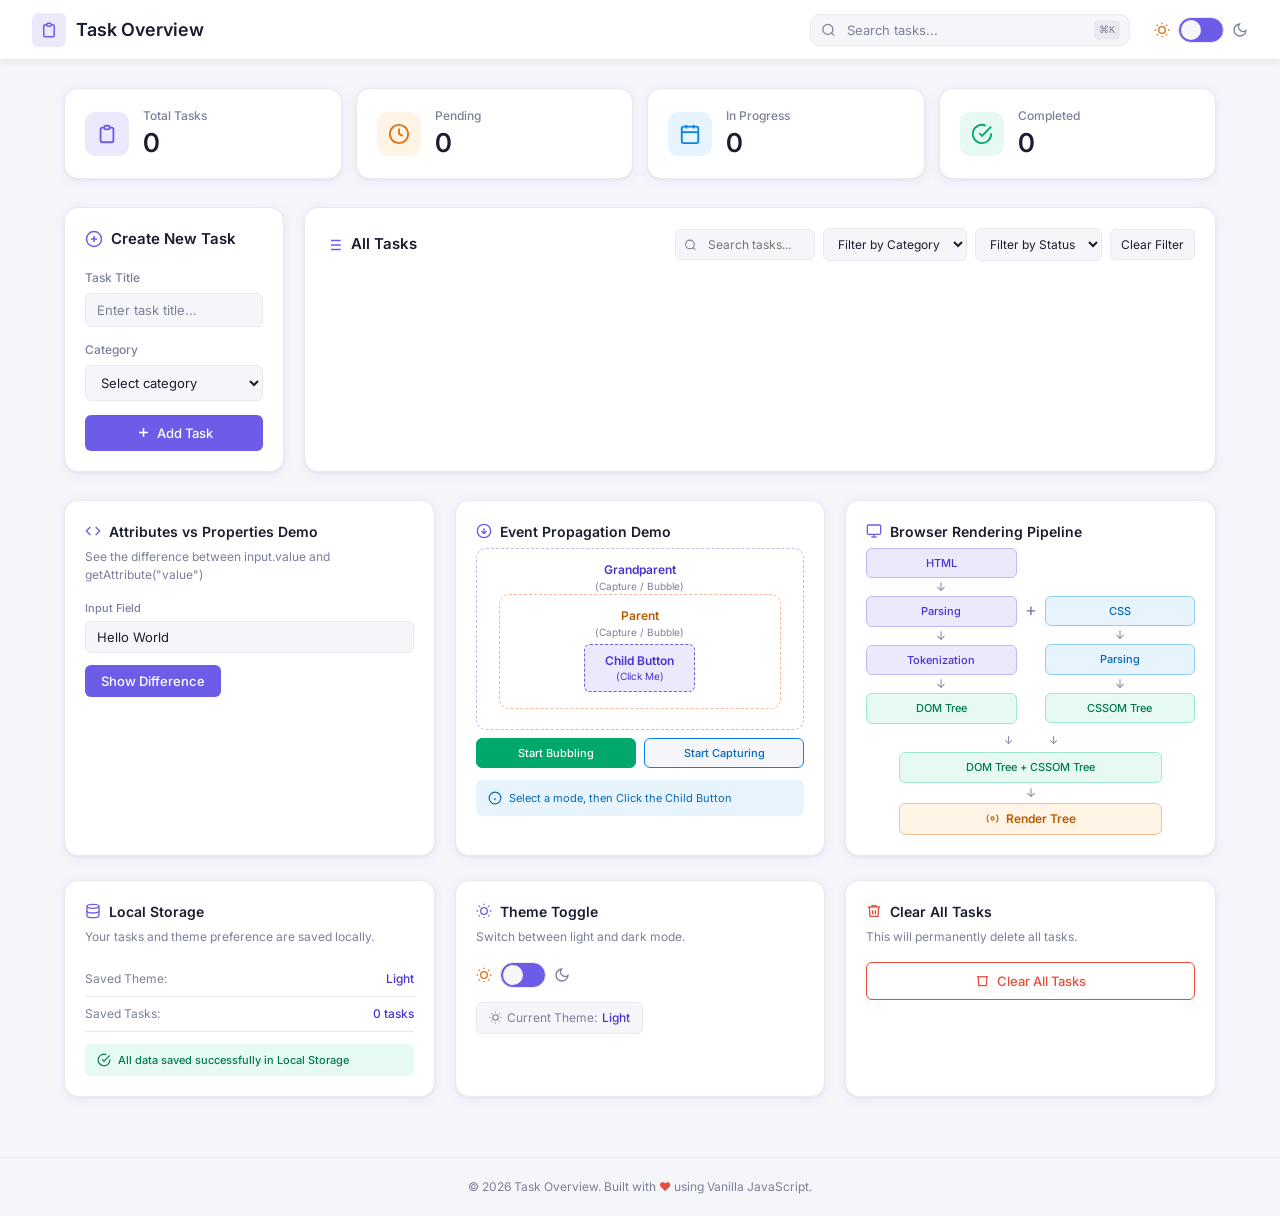
<file: task-overview/index.html>
<!doctype html>
<html lang="en">
  <head>
    <meta charset="UTF-8" />
    <meta name="viewport" content="width=device-width, initial-scale=1.0" />
    <title>Task Overview</title>
    <link rel="preconnect" href="https://fonts.googleapis.com" />
    <link rel="preconnect" href="https://fonts.gstatic.com" crossorigin />
    <link href="https://fonts.googleapis.com/css2?family=Inter:wght@400;500;600&display=swap" rel="stylesheet" />
    <link rel="stylesheet" href="style.css" />
  </head>
  <body>
    <!-- NAVBAR -->
    <nav class="navbar">
      <a class="nav-logo" href="#">
        <div class="nav-logo-icon">
          <svg viewBox="0 0 24 24" fill="none" stroke="currentColor" stroke-width="2" style="color: #6c5ce7">
            <path
              d="M9 5H7a2 2 0 00-2 2v12a2 2 0 002 2h10a2 2 0 002-2V7a2 2 0 00-2-2h-2M9 5a2 2 0 002 2h2a2 2 0 002-2M9 5a2 2 0 012-2h2a2 2 0 012 2"
            />
          </svg>
        </div>
        Task Overview
      </a>
      <div class="nav-search">
        <svg viewBox="0 0 24 24" fill="none" stroke="currentColor" stroke-width="2">
          <circle cx="11" cy="11" r="8" />
          <path d="M21 21l-4.35-4.35" />
        </svg>
        <input class="js-nav-search-tasks" type="text" placeholder="Search tasks..." />
        <kbd>⌘K</kbd>
      </div>
      <div class="nav-toggle-row">
        <div class="toggle-icons">
          <svg viewBox="0 0 24 24" fill="none" stroke="currentColor" stroke-width="2" style="color: var(--orange)">
            <circle cx="12" cy="12" r="5" />
            <line x1="12" y1="1" x2="12" y2="3" />
            <line x1="12" y1="21" x2="12" y2="23" />
            <line x1="4.22" y1="4.22" x2="5.64" y2="5.64" />
            <line x1="18.36" y1="18.36" x2="19.78" y2="19.78" />
            <line x1="1" y1="12" x2="3" y2="12" />
            <line x1="21" y1="12" x2="23" y2="12" />
            <line x1="4.22" y1="19.78" x2="5.64" y2="18.36" />
            <line x1="18.36" y1="5.64" x2="19.78" y2="4.22" />
          </svg>
          <div class="toggle-track js-toggle-track"><div class="toggle-thumb js-toggle-thumb"></div></div>
          <svg viewBox="0 0 24 24" fill="none" stroke="currentColor" stroke-width="2" style="color: var(--muted)">
            <path d="M21 12.79A9 9 0 1111.21 3 7 7 0 0021 12.79z" />
          </svg>
        </div>
      </div>
    </nav>

    <div class="main">
      <!-- STATS -->
      <div class="stats-grid">
        <div class="stat-card">
          <div class="stat-icon purple">
            <svg viewBox="0 0 24 24" fill="none" stroke="currentColor" stroke-width="2">
              <path
                d="M9 5H7a2 2 0 00-2 2v12a2 2 0 002 2h10a2 2 0 002-2V7a2 2 0 00-2-2h-2M9 5a2 2 0 002 2h2a2 2 0 002-2M9 5a2 2 0 012-2h2a2 2 0 012 2"
              />
            </svg>
          </div>
          <div class="stat-info">
            <div class="stat-label">Total Tasks</div>
            <div class="stat-value js-total-tasks">0</div>
          </div>
        </div>
        <div class="stat-card">
          <div class="stat-icon orange">
            <svg viewBox="0 0 24 24" fill="none" stroke="currentColor" stroke-width="2">
              <circle cx="12" cy="12" r="10" />
              <polyline points="12 6 12 12 16 14" />
            </svg>
          </div>
          <div class="stat-info">
            <div class="stat-label">Pending</div>
            <div class="stat-value js-pending-tasks">0</div>
          </div>
        </div>
        <div class="stat-card">
          <div class="stat-icon blue">
            <svg viewBox="0 0 24 24" fill="none" stroke="currentColor" stroke-width="2">
              <rect x="3" y="4" width="18" height="18" rx="2" ry="2" />
              <line x1="16" y1="2" x2="16" y2="6" />
              <line x1="8" y1="2" x2="8" y2="6" />
              <line x1="3" y1="10" x2="21" y2="10" />
            </svg>
          </div>
          <div class="stat-info">
            <div class="stat-label">In Progress</div>
            <div class="stat-value js-inprogress-tasks">0</div>
          </div>
        </div>
        <div class="stat-card">
          <div class="stat-icon green">
            <svg viewBox="0 0 24 24" fill="none" stroke="currentColor" stroke-width="2">
              <path d="M22 11.08V12a10 10 0 11-5.93-9.14" />
              <polyline points="22 4 12 14.01 9 11.01" />
            </svg>
          </div>
          <div class="stat-info">
            <div class="stat-label">Completed</div>
            <div class="stat-value js-completed-tasks">0</div>
          </div>
        </div>
      </div>

      <!-- FORM + TASKS -->
      <div class="content-grid">
        <form class="form-panel js-form">
          <h2>
            <svg viewBox="0 0 24 24" fill="none" stroke="currentColor" stroke-width="2">
              <circle cx="12" cy="12" r="10" />
              <line x1="12" y1="8" x2="12" y2="16" />
              <line x1="8" y1="12" x2="16" y2="12" />
            </svg>
            Create New Task
          </h2>
          <div class="form-group">
            <label>Task Title</label>
            <input class="js-task-input" type="text" placeholder="Enter task title..." required/>
          </div>
          <div class="form-group">
            <label>Category</label>
            <select class="js-category-input" required >
              <option value="">Select category</option>
              <option>Development</option>
              <option>Design</option>
              <option>Study</option>
              <option>Personal</option>
              <option>Writing</option>
            </select>
          </div>
          <!-- <div class="form-group">
            <label>Status</label>
            <select class="js-status-input">
              <option value="">Select status</option>
              <option>Pending</option>
              <option>In Progress</option>
              <option>Completed</option>
            </select>
          </div> -->
          <button class="add-btn" type="submit">
            <svg viewBox="0 0 24 24" fill="none" stroke="currentColor" stroke-width="2.5">
              <line x1="12" y1="5" x2="12" y2="19" />
              <line x1="5" y1="12" x2="19" y2="12" />
            </svg>
            Add Task
          </button>
        </form>

        <div class="tasks-panel">
          <div class="tasks-header">
            <h2>
              <svg viewBox="0 0 24 24" fill="none" stroke="currentColor" stroke-width="2">
                <line x1="8" y1="6" x2="21" y2="6" />
                <line x1="8" y1="12" x2="21" y2="12" />
                <line x1="8" y1="18" x2="21" y2="18" />
                <line x1="3" y1="6" x2="3.01" y2="6" />
                <line x1="3" y1="12" x2="3.01" y2="12" />
                <line x1="3" y1="18" x2="3.01" y2="18" />
              </svg>
              All Tasks
            </h2>
            <div class="tasks-controls">
              <div class="ctrl-search">
                <svg viewBox="0 0 24 24" fill="none" stroke="currentColor" stroke-width="2">
                  <circle cx="11" cy="11" r="8" />
                  <path d="M21 21l-4.35-4.35" />
                </svg>
                <input class="js-search-tasks" type="text" placeholder="Search tasks..." />
              </div>
              <select class="ctrl-select js-filter-category">
                <option>Filter by Category</option>
                <option>Development</option>
                <option>Design</option>
                <option>Study</option>
                <option>Personal</option>
                <option>Writing</option>
              </select>
              <select class="ctrl-select js-filter-status">
                <option>Filter by Status</option>
                <option>Pending</option>
                <option>In Progress</option>
                <option>Completed</option>
              </select>
              <button class="clear-filter js-clear-filter">Clear Filter</button>
            </div>
          </div>

          <div class="tasks-grid js-tasks-grid">
            <!-- task are created by js  -->
          </div>
        </div>
      </div>

      <div class="modal-overlay js-modal">
        <form class="form-panel js-form">
          <button class="close-modal js-close-modal" type="button">✕</button>
          <h2>
            <svg viewBox="0 0 24 24" fill="none" stroke="currentColor" stroke-width="2">
              <path d="M11 4H4a2 2 0 00-2 2v14a2 2 0 002 2h14a2 2 0 002-2v-7" />
              <path d="M18.5 2.5a2.121 2.121 0 013 3L12 15l-4 1 1-4 9.5-9.5z" />
            </svg>
            Edit Your Task
          </h2>
          <div class="form-group">
            <label>Task Title</label>
            <input class="js-task-input js-modal-task" type="text" placeholder="Enter task title..." />
          </div>
          <div class="form-group">
            <label>Category</label>
            <select class="js-category-input js-modal-category">
              <!-- <option value="">Select category</option> -->
              <option>Development</option>
              <option>Design</option>
              <option>Study</option>
              <option>Personal</option>
              <option>Writing</option>
            </select>
          </div>
          <div class="form-group">
            <label>Status</label>
            <select class="js-status-input js-modal-status">
              <!-- <option value="">Select status</option> -->
              <option>Pending</option>
              <option>In Progress</option>
              <option>Completed</option>
            </select>
          </div>
          <button class="add-btn" type="submit">
            <svg viewBox="0 0 24 24" fill="none" stroke="currentColor" stroke-width="2">
              <path d="M11 4H4a2 2 0 00-2 2v14a2 2 0 002 2h14a2 2 0 002-2v-7" />
              <path d="M18.5 2.5a2.121 2.121 0 013 3L12 15l-4 1 1-4 9.5-9.5z" />
            </svg>
            Update Task
          </button>
        </form>
      </div>

      <!-- BOTTOM 3 COLS -->
      <div class="bottom-grid">
        <!-- Attr vs Props -->
        <div class="bottom-card">
          <h3>
            <svg viewBox="0 0 24 24" fill="none" stroke="currentColor" stroke-width="2">
              <polyline points="16 18 22 12 16 6" />
              <polyline points="8 6 2 12 8 18" />
            </svg>
            Attributes vs Properties Demo
          </h3>
          <p class="sub">See the difference between input.value and getAttribute("value")</p>
          <div class="attr-input-wrap">
            <label>Input Field</label>
            <input class="attr-input js-attr-input" type="text" value="Hello World" />
          </div>
          <button class="show-diff-btn js-show-diff-btn">Show Difference</button>
          <div class="js-diff-code-console"></div>
        </div>

        <!-- Event Prop Demo -->
        <div class="bottom-card">
          <h3>
            <svg viewBox="0 0 24 24" fill="none" stroke="currentColor" stroke-width="2">
              <circle cx="12" cy="12" r="10" />
              <polyline points="8 12 12 16 16 12" />
              <line x1="12" y1="8" x2="12" y2="16" />
            </svg>
            Event Propagation Demo
          </h3>
          <div class="prop-box">
            <div class="box-label">Grandparent</div>
            <div class="box-sub">(Capture / Bubble)</div>
            <div class="prop-box prop-parent">
              <div class="box-label">Parent</div>
              <div class="box-sub">(Capture / Bubble)</div>
              <button class="child-btn js-child-btn">
                Child Button<br /><span style="font-size: 10px; font-weight: 400">(Click Me)</span>
              </button>
            </div>
          </div>
          <div class="prop-btns">
            <button class="prop-btn bubble js-prop-bubble active">Start Bubbling</button>
            <button class="prop-btn capture js-prop-capture">Start Capturing</button>
          </div>
          <div class="js-prop-code-console"></div>
          <div class="info-note" style="margin-top: 10px">
            <svg viewBox="0 0 24 24" fill="none" stroke="currentColor" stroke-width="2">
              <circle cx="12" cy="12" r="10" />
              <line x1="12" y1="16" x2="12" y2="12" />
              <line x1="12" y1="8" x2="12.01" y2="8" />
            </svg>
            <span class="js-info-note">Select a mode, then Click the Child Button </span>
          </div>
        </div>

        <!-- Pipeline -->
        <div class="bottom-card">
          <h3>
            <svg viewBox="0 0 24 24" fill="none" stroke="currentColor" stroke-width="2">
              <rect x="2" y="3" width="20" height="14" rx="2" />
              <line x1="8" y1="21" x2="16" y2="21" />
              <line x1="12" y1="17" x2="12" y2="21" />
            </svg>
            Browser Rendering Pipeline
          </h3>
          <div class="pipe-wrap">
            <div class="pipe-col">
              <div class="pipe-box pb-html">HTML</div>
              <div class="pipe-arr">↓</div>
              <div class="pipe-box pb-html">Parsing</div>
              <div class="pipe-arr">↓</div>
              <div class="pipe-box pb-html">Tokenization</div>
              <div class="pipe-arr">↓</div>
              <div class="pipe-box pb-dom">DOM Tree</div>
            </div>
            <div class="pipe-plus">+</div>
            <div class="pipe-col" style="padding-top: 48px">
              <div class="pipe-box pb-css">CSS</div>
              <div class="pipe-arr">↓</div>
              <div class="pipe-box pb-css">Parsing</div>
              <div class="pipe-arr">↓</div>
              <div class="pipe-box pb-cssom">CSSOM Tree</div>
            </div>
          </div>
          <div class="pipe-merge">
            <div class="merge-line">↓&nbsp;&nbsp;&nbsp;&nbsp;&nbsp;&nbsp;&nbsp;&nbsp;&nbsp;&nbsp;&nbsp;&nbsp;↓</div>
            <div class="pipe-box pb-dom" style="width: 80%; margin: 0 auto; text-align: center">
              DOM Tree + CSSOM Tree
            </div>
            <div class="pipe-arr">↓</div>
            <div class="pipe-box pb-render" style="width: 80%; margin: 0 auto; text-align: center">
              <svg
                viewBox="0 0 24 24"
                fill="none"
                stroke="currentColor"
                stroke-width="2"
                style="width: 13px; height: 13px; vertical-align: -2px; margin-right: 4px"
              >
                <circle cx="12" cy="12" r="3" />
                <path d="M19.07 4.93a10 10 0 010 14.14M4.93 4.93a10 10 0 000 14.14" />
              </svg>
              Render Tree
            </div>
          </div>
        </div>
      </div>

      <!-- LOCAL / THEME / CLEAR -->
      <div class="bottom-grid">
        <div class="bottom-card">
          <h3>
            <svg viewBox="0 0 24 24" fill="none" stroke="currentColor" stroke-width="2">
              <ellipse cx="12" cy="5" rx="9" ry="3" />
              <path d="M21 12c0 1.66-4 3-9 3s-9-1.34-9-3" />
              <path d="M3 5v14c0 1.66 4 3 9 3s9-1.34 9-3V5" />
            </svg>
            Local Storage
          </h3>
          <p class="sub">Your tasks and theme preference are saved locally.</p>
          <div class="ls-row"><span class="ls-key">Saved Theme:</span><span class="ls-val js-saved-theme">Light</span></div>
          <div class="ls-row"><span class="ls-key">Saved Tasks:</span><span class="ls-val js-saved-tasks">12 tasks</span></div>
          <div class="ls-success">
            <svg viewBox="0 0 24 24" fill="none" stroke="currentColor" stroke-width="2">
              <path d="M22 11.08V12a10 10 0 11-5.93-9.14" />
              <polyline points="22 4 12 14.01 9 11.01" />
            </svg>
            All data saved successfully in Local Storage
          </div>
        </div>

        <div class="bottom-card">
          <h3>
            <svg viewBox="0 0 24 24" fill="none" stroke="currentColor" stroke-width="2">
              <circle cx="12" cy="12" r="5" />
              <line x1="12" y1="1" x2="12" y2="3" />
              <line x1="12" y1="21" x2="12" y2="23" />
              <line x1="4.22" y1="4.22" x2="5.64" y2="5.64" />
              <line x1="18.36" y1="18.36" x2="19.78" y2="19.78" />
              <line x1="1" y1="12" x2="3" y2="12" />
              <line x1="21" y1="12" x2="23" y2="12" />
              <line x1="4.22" y1="19.78" x2="5.64" y2="18.36" />
              <line x1="18.36" y1="5.64" x2="19.78" y2="4.22" />
            </svg>
            Theme Toggle
          </h3>
          <p class="sub">Switch between light and dark mode.</p>
          <div class="toggle-row">
            <div class="toggle-icons">
              <svg viewBox="0 0 24 24" fill="none" stroke="currentColor" stroke-width="2" style="color: var(--orange)">
                <circle cx="12" cy="12" r="5" />
                <line x1="12" y1="1" x2="12" y2="3" />
                <line x1="12" y1="21" x2="12" y2="23" />
                <line x1="4.22" y1="4.22" x2="5.64" y2="5.64" />
                <line x1="18.36" y1="18.36" x2="19.78" y2="19.78" />
                <line x1="1" y1="12" x2="3" y2="12" />
                <line x1="21" y1="12" x2="23" y2="12" />
                <line x1="4.22" y1="19.78" x2="5.64" y2="18.36" />
                <line x1="18.36" y1="5.64" x2="19.78" y2="4.22" />
              </svg>
              <div class="toggle-track js-bottom-toggle-track"><div class="toggle-thumb js-bottom-toggle-thumb"></div></div>
              <svg viewBox="0 0 24 24" fill="none" stroke="currentColor" stroke-width="2" style="color: var(--muted)">
                <path d="M21 12.79A9 9 0 1111.21 3 7 7 0 0021 12.79z" />
              </svg>
            </div>
          </div>
          <div class="theme-label">
            <svg
              viewBox="0 0 24 24"
              fill="none"
              stroke="currentColor"
              stroke-width="2"
              style="width: 13px; height: 13px"
            >
              <circle cx="12" cy="12" r="5" />
              <line x1="12" y1="1" x2="12" y2="3" />
              <line x1="12" y1="21" x2="12" y2="23" />
              <line x1="4.22" y1="4.22" x2="5.64" y2="5.64" />
              <line x1="18.36" y1="18.36" x2="19.78" y2="19.78" />
              <line x1="1" y1="12" x2="3" y2="12" />
              <line x1="21" y1="12" x2="23" y2="12" />
              <line x1="4.22" y1="19.78" x2="5.64" y2="18.36" />
              <line x1="18.36" y1="5.64" x2="19.78" y2="4.22" />
            </svg>
            Current Theme: <span class="ls-val js-current-theme">Light</span>
          </div>
        </div>

        <div class="bottom-card">
          <h3>
            <svg viewBox="0 0 24 24" fill="none" stroke="currentColor" stroke-width="2" style="color: var(--red)">
              <polyline points="3 6 5 6 21 6" />
              <path d="M19 6l-1 14H6L5 6" />
              <path d="M10 11v6M14 11v6" />
              <path d="M9 6V4h6v2" />
            </svg>
            Clear All Tasks
          </h3>
          <p class="sub">This will permanently delete all tasks.</p>
          <button class="clear-all-btn js-clear-all-btn">
            <svg viewBox="0 0 24 24" fill="none" stroke="currentColor" stroke-width="2">
              <polyline points="3 6 5 6 21 6" />
              <path d="M19 6l-1 14H6L5 6" />
            </svg>
            Clear All Tasks
          </button>
        </div>
      </div>

      <div class="delete-modal-overlay">
        <div class="bottom-card">
          <h3>
            <svg viewBox="0 0 24 24" fill="none" stroke="currentColor" stroke-width="2" style="color: var(--red)">
              <polyline points="3 6 5 6 21 6" />
              <path d="M19 6l-1 14H6L5 6" />
              <path d="M10 11v6M14 11v6" />
              <path d="M9 6V4h6v2" />
            </svg>
            Clear All Tasks
          </h3>
          <p class="sub">Are you sure you want to delete all task?</p>
          <div class="delete-opt-btn">
            <button class="clear-all-btn keep-it js-keep-it">
              <svg viewBox="0 0 24 24" fill="none" stroke="currentColor" stroke-width="2">
                <path d="M22 11.08V12a10 10 0 11-5.93-9.14" />
                <polyline points="22 4 12 14.01 9 11.01" />
              </svg>
              Keep It
            </button>
            <button class="clear-all-btn js-delete-anyway">
              <svg viewBox="0 0 24 24" fill="none" stroke="currentColor" stroke-width="2">
                <polyline points="3 6 5 6 21 6" />
                <path d="M19 6l-1 14H6L5 6" />
              </svg>
              Delete Anyway
            </button>
          </div>
        </div>
      </div>
    </div>

    <footer class="footer">© 2026 Task Overview. Built with <span>♥</span> using Vanilla JavaScript.</footer>
    <script src="script.js"></script>
  </body>
</html>
</file>
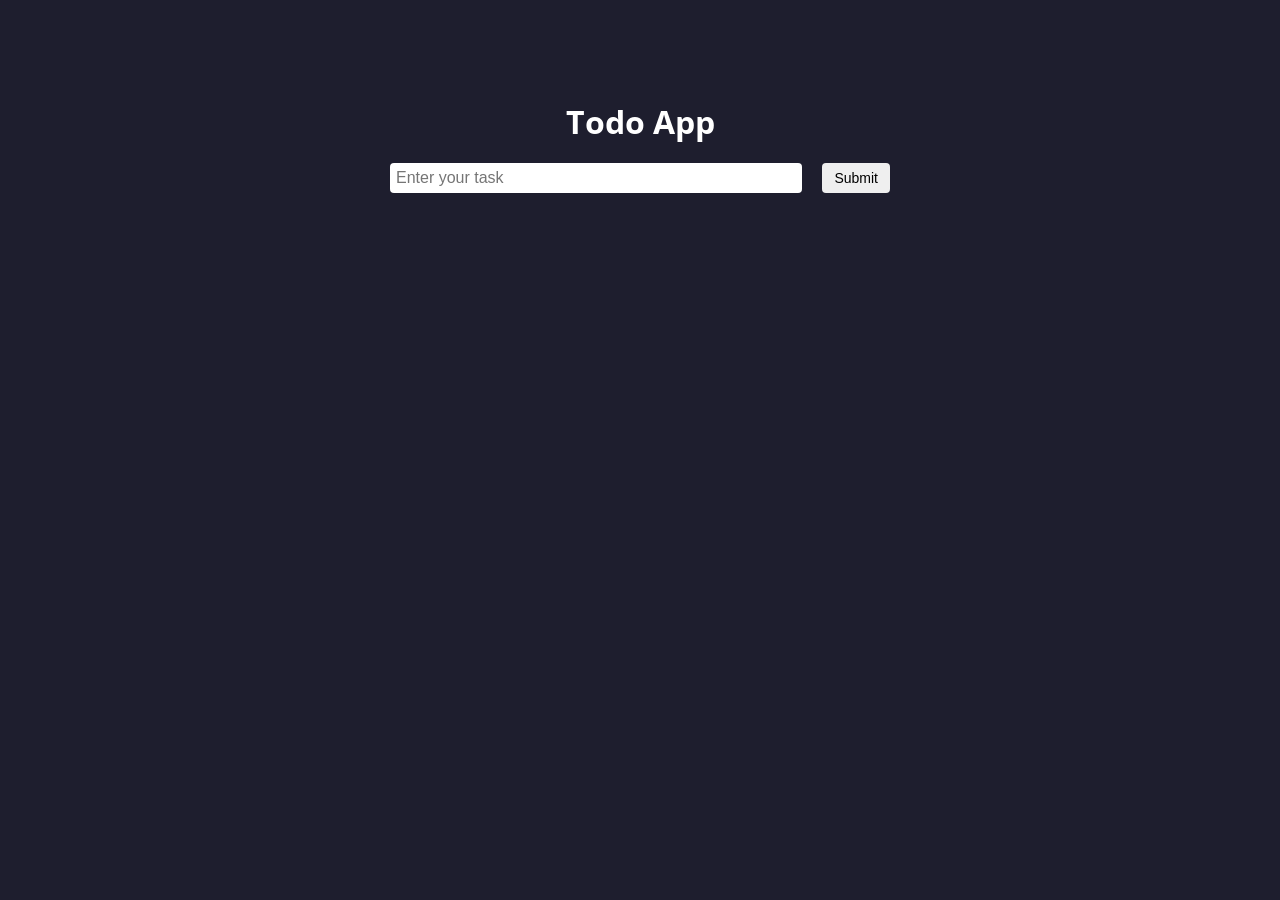
<file: todo-app/index.html>
<!doctype html>
<html lang="en">
  <head>
    <meta charset="UTF-8" />
    <meta name="viewport" content="width=device-width, initial-scale=1.0" />
    <title>Todo App</title>
    <link rel="stylesheet" href="style.css" />
  </head>
  <body>
    <div class="todo-app">
      <h1>Todo App</h1>
      <form class="task-input js-form">
        <input class="input js-input" type="text" placeholder="Enter your task" />
        <button class="submit-btn js-submit-btn">Submit</button>
      </form>

      <div class="all-task">
        <!-- here are the all task by js -->
      </div>

    <script src="script.js"></script>
  </body>
</html>
</file>
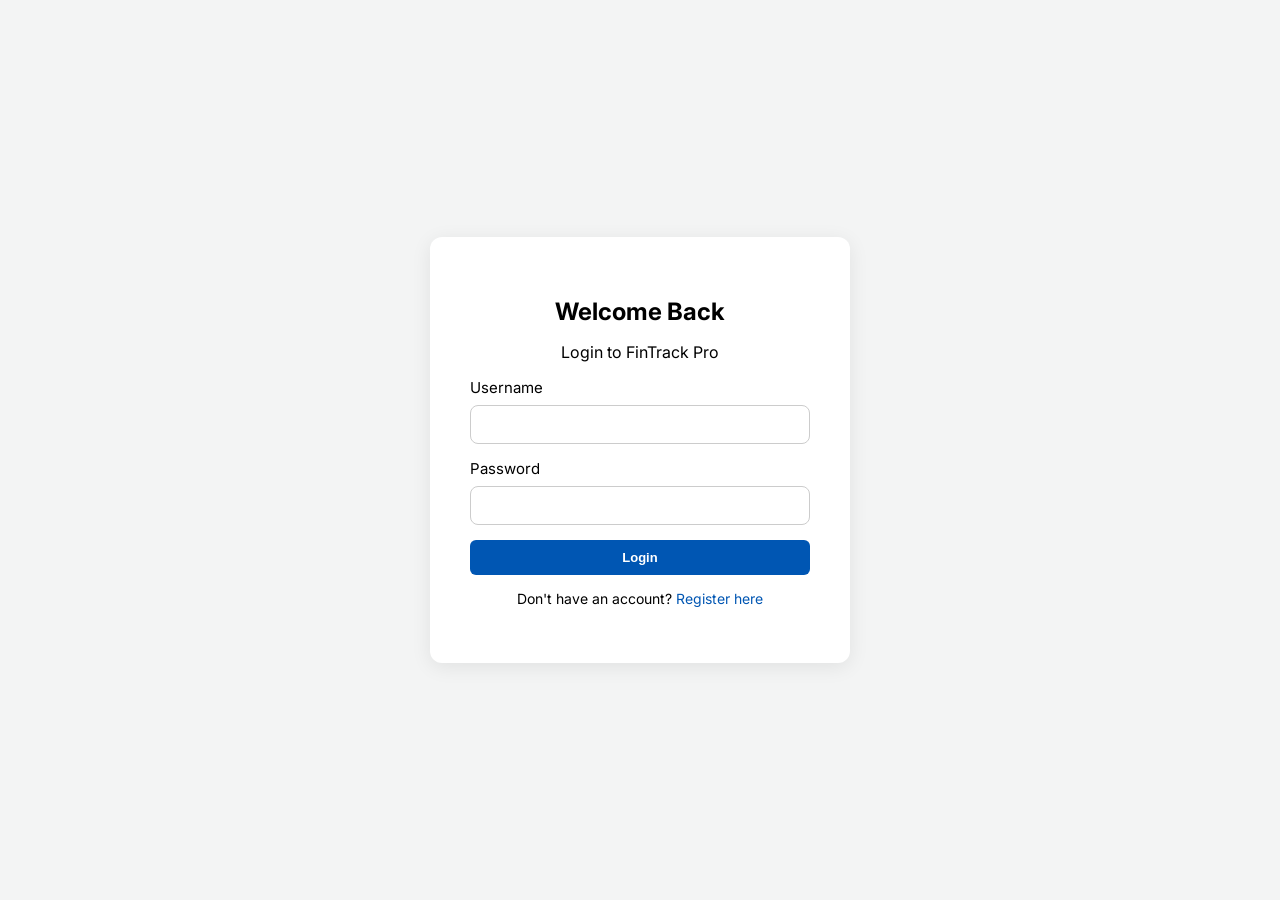
<file: personal-finance-tracker/login.html>
<!doctype html>
<html lang="en">
  <head>
    <meta charset="UTF-8" />
    <meta name="viewport" content="width=device-width, initial-scale=1.0" />
    <title>Login - FinTrack Pro</title>
    <link rel="stylesheet" href="login-register.css">
  </head>
  <body>
    <div class="auth-card">
      <h2>Welcome Back</h2>
      <p>Login to FinTrack Pro</p>
      <form id="loginForm">
        <div class="form-group">
          <label>Username</label>
          <input class="login-username" type="text" id="loginUsername" required="" />
        </div>
        <div class="form-group">
          <label>Password</label>
          <input class="login-password" type="password" id="loginPassword" required="" />
        </div>
        <button class="login-btn" type="submit">Login</button>
      </form>
      <p style="margin-top: 15px; font-size: 14px">Don't have an account? <a href="register.html">Register here</a></p>
    </div>

    <script type="module" src="login.js"></script>
  </body>
</html>
</file>
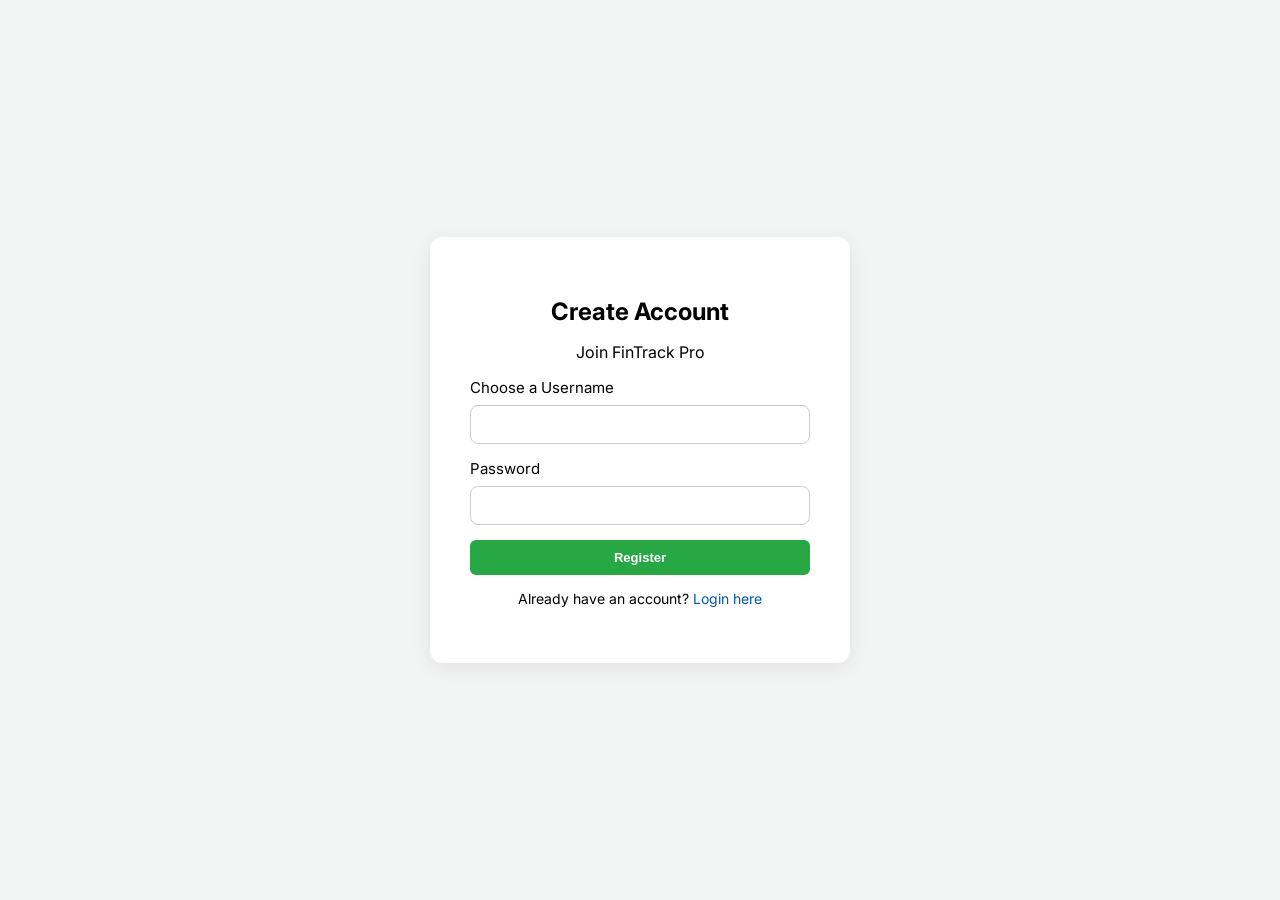
<file: personal-finance-tracker/register.html>
<!doctype html>
<html lang="en">
  <head>
    <meta charset="UTF-8" />
    <meta name="viewport" content="width=device-width, initial-scale=1.0" />
    <title>Register - FinTrack Pro</title>
    <link rel="stylesheet" href="login-register.css" />
  </head>
  <body>
    <div class="auth-card">
      <h2>Create Account</h2>
      <p>Join FinTrack Pro</p>
      <form id="registerForm">
        <div class="form-group">
          <label>Choose a Username</label>
          <input class="register-username" type="text" id="regUsername" required="" />
        </div>
        <div class="form-group">
          <label>Password</label>
          <input class="register-password" type="password" id="regPassword" required="" />
        </div>
        <button class="register-btn" type="submit">Register</button>
      </form>
      <p style="margin-top: 15px; font-size: 14px">Already have an account? <a href="login.html">Login here</a></p>
    </div>

    <script type="module" src="resigter.js"></script>
  </body>
</html>
</file>
<file: task-overview/style.css>
*,
*::before,
*::after {
  box-sizing: border-box;
  margin: 0;
  padding: 0;
}

:root {
  --bg: #f5f6fa;
  --surface: #ffffff;
  --border: #e8eaef;
  --text: #1a1d2e;
  --prop-text: #ffffff;
  --muted: #7b8099;
  --purple: #6c5ce7;
  --purple-light: #ede9fc;
  --purple-text: #4834d4;
  --pink: #e84393;
  --pink-light: #fff0f5;
  --pink-text: #c4166e;
  --orange: #e17011;
  --orange-light: #fff4e6;
  --orange-text: #b85c00;
  --green: #00a86b;
  --green-light: #e6f9f2;
  --green-text: #007a4d;
  --blue: #0984e3;
  --blue-light: #e8f4fd;
  --blue-text: #0667b3;
  --red: #e74c3c;
  --red-light: #fdecea;
  --radius-sm: 6px;
  --radius-md: 10px;
  --radius-lg: 14px;
  --shadow-sm: 0 2px 8px rgba(0, 0, 0, 0.06);
  --shadow-md: 0 4px 16px rgba(0, 0, 0, 0.08);
  --shadow-card: 0 2px 12px rgba(108, 92, 231, 0.08), 0 1px 3px rgba(0, 0, 0, 0.05);
}

.dark-theme {
  --bg: #14151c;
  --surface: #1c1d27;
  --border: #2a2c38;
  --text: #e8e9f0;
  --prop-text: #14151c;
  --muted: #8b8fa3;
  --purple: #8b7cf6;
  --purple-light: #2a2447;
  --purple-text: #b3a4ff;
  --pink: #f06bb3;
  --pink-light: #3a1f30;
  --pink-text: #ff9bd1;
  --orange: #f3954a;
  --orange-light: #3a2818;
  --orange-text: #ffb377;
  --green: #2dd897;
  --green-light: #16332a;
  --green-text: #5fe6b3;
  --blue: #4aa3f5;
  --blue-light: #182a3a;
  --blue-text: #7cc4ff;
  --red: #ff6b6b;
  --red-light: #3a1f1f;
  --shadow-sm: 0 2px 8px rgba(0, 0, 0, 0.4);
  --shadow-md: 0 4px 16px rgba(0, 0, 0, 0.5);
  --shadow-card: 0 2px 12px rgba(139, 124, 246, 0.15), 0 1px 3px rgba(0, 0, 0, 0.3);
}

body {
  font-family: "Inter", sans-serif;
  background: var(--bg);
  color: var(--text);
  font-size: 14px;
  line-height: 1.5;
  transition: all 0.15s;
}

/* NAVBAR */
.navbar {
  background: var(--surface);
  border-bottom: 1px solid var(--border);
  padding: 0 32px;
  display: flex;
  align-items: center;
  height: 60px;
  gap: 24px;
  position: sticky;
  top: 0;
  z-index: 100;
  box-shadow: var(--shadow-sm);
}
.nav-logo {
  display: flex;
  align-items: center;
  gap: 10px;
  font-weight: 600;
  font-size: 18px;
  color: var(--text);
  text-decoration: none;
}
.nav-logo-icon {
  width: 34px;
  height: 34px;
  background: var(--purple-light);
  border-radius: var(--radius-sm);
  display: flex;
  align-items: center;
  justify-content: center;
}
.nav-logo-icon svg {
  width: 18px;
  height: 18px;
}
.nav-search {
  flex: 1;
  max-width: 320px;
  margin-left: auto;
  position: relative;
}
.nav-search input {
  width: 100%;
  background: var(--bg);
  border: 1px solid var(--border);
  border-radius: var(--radius-md);
  padding: 7px 14px 7px 36px;
  font-size: 13px;
  color: var(--text);
  outline: none;
  font-family: inherit;
}
.nav-search input::placeholder {
  color: var(--muted);
}
.nav-search svg {
  position: absolute;
  left: 11px;
  top: 50%;
  transform: translateY(-50%);
  width: 15px;
  height: 15px;
  color: var(--muted);
}
.nav-search kbd {
  position: absolute;
  right: 10px;
  top: 50%;
  transform: translateY(-50%);
  font-size: 10px;
  color: var(--muted);
  background: var(--border);
  padding: 2px 5px;
  border-radius: 4px;
}

.nav-toggle-row {
  display: flex;
  align-items: center;
  justify-content: space-between;
}
.toggle-track {
  width: 46px;
  height: 26px;
  background: var(--border);
  border-radius: 20px;
  position: relative;
  cursor: pointer;
  transition: background 0.2s;
  border: 1px solid #d0d3de;
}
.toggle-thumb {
  width: 20px;
  height: 20px;
  background: #fff;
  border-radius: 50%;
  position: absolute;
  top: 2px;
  left: 2px;
  box-shadow: 0 1px 4px rgba(0, 0, 0, 0.15);
}
.toggle-icons {
  display: flex;
  align-items: center;
  gap: 8px;
}
.toggle-icons svg {
  width: 16px;
  height: 16px;
}

/* MAIN */
.main {
  max-width: 1200px;
  margin: 0 auto;
  padding: 28px 24px;
}

/* STATS */
.stats-grid {
  display: grid;
  grid-template-columns: repeat(4, minmax(0, 1fr));
  gap: 14px;
  margin-bottom: 28px;
}
.stat-card {
  background: var(--surface);
  border: 1px solid var(--border);
  border-radius: var(--radius-lg);
  padding: 18px 20px;
  display: flex;
  align-items: center;
  gap: 14px;
  box-shadow: var(--shadow-card);
}
.stat-icon {
  width: 44px;
  height: 44px;
  border-radius: var(--radius-md);
  display: flex;
  align-items: center;
  justify-content: center;
  flex-shrink: 0;
}
.stat-icon svg {
  width: 22px;
  height: 22px;
}
.stat-icon.purple {
  background: var(--purple-light);
  color: var(--purple);
}
.stat-icon.orange {
  background: var(--orange-light);
  color: var(--orange);
}
.stat-icon.green {
  background: var(--green-light);
  color: var(--green);
}
.stat-icon.blue {
  background: var(--blue-light);
  color: var(--blue);
}
.stat-info {
  flex: 1;
}
.stat-label {
  font-size: 12px;
  color: var(--muted);
  font-weight: 500;
}
.stat-value {
  font-size: 26px;
  font-weight: 600;
  color: var(--text);
  line-height: 1.2;
  margin: 2px 0;
}
.stat-sub {
  font-size: 11px;
  color: var(--muted);
}

/* CONTENT GRID */
.content-grid {
  display: grid;
  grid-template-columns: 220px 1fr;
  gap: 20px;
  margin-bottom: 28px;
}

/* FORM PANEL */
.form-panel {
  position: relative;
  background: var(--surface);
  border: 1px solid var(--border);
  border-radius: var(--radius-lg);
  padding: 20px;
  box-shadow: var(--shadow-card);
  height: fit-content;
}
.form-panel h2 {
  font-size: 15px;
  font-weight: 600;
  margin-bottom: 18px;
  display: flex;
  align-items: center;
  gap: 8px;
}
.form-panel h2 svg {
  width: 18px;
  height: 18px;
  color: var(--purple);
}
.form-group {
  margin-bottom: 14px;
}
.form-group label {
  font-size: 12px;
  font-weight: 500;
  color: var(--muted);
  display: block;
  margin-bottom: 6px;
}
.form-group input,
.form-group select {
  width: 100%;
  border: 1px solid var(--border);
  border-radius: var(--radius-sm);
  padding: 8px 11px;
  font-size: 13px;
  color: var(--text);
  background: var(--bg);
  outline: none;
  font-family: inherit;
}
.form-group input::placeholder {
  color: var(--muted);
}
.form-group input:focus,
.form-group select:focus {
  border-color: var(--purple);
}
.add-btn {
  width: 100%;
  background: var(--purple);
  color: #fff;
  border: none;
  border-radius: var(--radius-sm);
  padding: 10px;
  font-size: 13px;
  font-weight: 500;
  cursor: pointer;
  display: flex;
  align-items: center;
  justify-content: center;
  gap: 6px;
  font-family: inherit;
  transition: background 0.15s;
  margin-top: 4px;
}
.add-btn:hover {
  background: var(--purple-text);
}
.add-btn svg {
  width: 15px;
  height: 15px;
}

.modal-overlay {
  display: none;
  flex-direction: column;
  position: fixed;
  top: 0;
  left: 0;
  width: 100%;
  height: 100%;
  background-color: rgba(0, 0, 0, 0.6);
  justify-content: center;
  align-items: center;
  z-index: 999;
}

.modal-overlay.active {
  display: flex;
}

.modal-overlay form {
  padding: 30px;
  border-radius: 10px;
  display: flex;
  flex-direction: column;
  gap: 10px;
  width: clamp(280px, 40vw, 450px);
}

.close-modal {
  position: absolute;
  top: 15px;
  right: 15px;
  border: none;
  background: none;
  cursor: pointer;
  font-size: 18px;
  color: var(--text);
}

/* TASKS PANEL */
.tasks-panel {
  background: var(--surface);
  border: 1px solid var(--border);
  border-radius: var(--radius-lg);
  padding: 20px;
  box-shadow: var(--shadow-card);
}
.tasks-header {
  display: flex;
  align-items: center;
  justify-content: space-between;
  margin-bottom: 16px;
  gap: 12px;
  flex-wrap: wrap;
}
.tasks-header h2 {
  font-size: 15px;
  font-weight: 600;
  display: flex;
  align-items: center;
  gap: 8px;
}
.tasks-header h2 svg {
  width: 18px;
  height: 18px;
  color: var(--purple);
}
.tasks-controls {
  display: flex;
  gap: 8px;
  align-items: center;
}
.ctrl-search {
  position: relative;
}
.ctrl-search input {
  background: var(--bg);
  border: 1px solid var(--border);
  border-radius: var(--radius-sm);
  padding: 7px 11px 7px 32px;
  font-size: 12px;
  color: var(--text);
  outline: none;
  font-family: inherit;
  width: 140px;
}
.ctrl-search svg {
  position: absolute;
  left: 9px;
  top: 50%;
  transform: translateY(-50%);
  width: 13px;
  height: 13px;
  color: var(--muted);
}
.ctrl-select {
  border: 1px solid var(--border);
  border-radius: var(--radius-sm);
  padding: 7px 10px;
  font-size: 12px;
  color: var(--text);
  background: var(--bg);
  outline: none;
  font-family: inherit;
  cursor: pointer;
}

.clear-filter {
  width: 100%;
  height: 100%;
  background: none;
  border: 1px solid var(--border);
  background: var(--bg);
  color: var(--text);
  border-radius: var(--radius-sm);
  padding: 7px 10px;
  font-size: 12px;
  cursor: pointer;
  white-space: nowrap;
  display: flex;
  flex: 1;
  align-items: center;
  justify-content: center;
  font-family: inherit;
  transition: background 0.12s;
}
.clear-filter:hover {
  background: var(--red-light);
}

.tasks-grid {
  display: grid;
  grid-template-columns: repeat(3, minmax(0, 1fr));
  gap: 14px;
}
.task-card {
  border: 1px solid var(--border);
  border-radius: var(--radius-md);
  padding: 14px;
  display: flex;
  flex-direction: column;
  gap: 10px;
  box-shadow:
    0 2px 8px rgba(0, 0, 0, 0.05),
    0 4px 16px rgba(0, 0, 0, 0.04);
  transition: box-shadow 0.15s;
  background: var(--surface);
}
.task-card:hover {
  box-shadow:
    0 4px 20px rgba(108, 92, 231, 0.12),
    0 2px 6px rgba(0, 0, 0, 0.06);
}
.task-card-top {
  display: flex;
  align-items: flex-start;
  justify-content: space-between;
  gap: 8px;
}
.task-icon-wrap {
  width: 36px;
  height: 36px;
  border-radius: var(--radius-sm);
  display: flex;
  align-items: center;
  justify-content: center;
  flex-shrink: 0;
}
.task-icon-wrap svg {
  width: 18px;
  height: 18px;
}
.task-icon-wrap.Development {
  background: var(--purple-light);
  color: var(--purple);
}
.task-icon-wrap.Design {
  background: var(--pink-light);
  color: var(--pink);
}
.task-icon-wrap.Study {
  background: var(--green-light);
  color: var(--green);
}
.task-icon-wrap.Personal {
  background: var(--orange-light);
  color: var(--orange);
}
.task-icon-wrap.Writing {
  background: var(--blue-light);
  color: var(--blue);
}
.task-name {
  font-size: 13px;
  font-weight: 500;
  color: var(--text);
  flex: 1;
  line-height: 1.4;
}
.task-menu {
  color: var(--muted);
  cursor: pointer;
  font-size: 18px;
  padding: 0 2px;
  line-height: 1;
}
.task-badge-row {
  display: flex;
  align-items: center;
  gap: 6px;
  flex-wrap: wrap;
}
.badge {
  font-size: 11px;
  font-weight: 500;
  padding: 3px 9px;
  border-radius: 20px;
}
.badge.Development {
  background: var(--purple-light);
  color: var(--purple-text);
}
.badge.Design {
  background: var(--pink-light);
  color: var(--pink-text);
}
.badge.Study {
  background: var(--green-light);
  color: var(--green-text);
}
.badge.Personal {
  background: var(--orange-light);
  color: var(--orange-text);
}
.badge.Writing {
  background: var(--blue-light);
  color: var(--blue-text);
}
.status-dot {
  display: flex;
  align-items: center;
  gap: 5px;
  font-size: 11px;
  font-weight: 500;
}
.status-dot::before {
  content: "";
  width: 7px;
  height: 7px;
  border-radius: 50%;
  flex-shrink: 0;
}
.status-dot.inprogress {
  color: var(--blue-text);
}
.status-dot.inprogress::before {
  background: var(--blue);
}
.status-dot.pending {
  color: var(--orange-text);
}
.status-dot.pending::before {
  background: var(--orange);
}
.status-dot.completed {
  color: var(--green-text);
}
.status-dot.completed::before {
  background: var(--green);
}
.task-actions {
  display: flex;
  align-items: center;
  justify-content: space-around;
  border-top: 1px solid var(--border);
  padding-top: 10px;
  margin-top: 2px;
}
.act-btn {
  background: none;
  border: none;
  cursor: pointer;
  padding: 5px 16px;
  border-radius: var(--radius-sm);
  display: flex;
  align-items: center;
  transition: background 0.12s;
  position: relative;
}
.act-btn svg {
  width: 16px;
  height: 16px;
}
.act-btn.edit {
  color: var(--purple);
}
.act-btn.edit:hover {
  background: var(--purple-light);
}
.act-btn.del {
  color: var(--red);
}
.act-btn.del:hover {
  background: var(--red-light);
}
.act-btn.done {
  color: var(--green);
}
.act-btn.done:hover {
  background: var(--green-light);
}

.act-btn::after {
  content: attr(data-tooltip);
  position: absolute;
  left: 50%;
  bottom: calc(100% + 10px);
  transform: translateX(-50%) translateY(5px);
  background: var(--surface);
  color: var(--text);
  padding: 6px 10px;
  border-radius: 6px;
  font-size: 12px;
  font-weight: 500;
  white-space: nowrap;
  opacity: 0;
  visibility: hidden;
  transition: 0.2s;
  box-shadow: 0 6px 20px rgba(0, 0, 0, 0.15);
  pointer-events: none;
}

.act-btn::before {
  content: "";
  position: absolute;
  left: 50%;
  bottom: calc(100% + 4px);
  transform: translateX(-50%) translateY(5px);
  border: 6px solid transparent;
  border-top-color: white;
  opacity: 0;
  visibility: hidden;
  transition: 0.2s;
  pointer-events: none;
}

.act-btn:hover::after,
.act-btn:hover::before {
  opacity: 1;
  visibility: visible;
  transform: translateX(-50%) translateY(0);
}

/* BOTTOM 3-COL */
.bottom-grid {
  display: grid;
  grid-template-columns: repeat(3, minmax(0, 1fr));
  gap: 20px;
  margin-bottom: 24px;
}
.bottom-card {
  background: var(--surface);
  border: 1px solid var(--border);
  border-radius: var(--radius-lg);
  padding: 20px;
  box-shadow: var(--shadow-card);
}
.bottom-card h3 {
  font-size: 14px;
  font-weight: 600;
  margin-bottom: 6px;
  display: flex;
  align-items: center;
  gap: 8px;
}
.bottom-card h3 svg {
  width: 16px;
  height: 16px;
  color: var(--purple);
}
.bottom-card p.sub {
  font-size: 12px;
  color: var(--muted);
  margin-bottom: 16px;
}

/* ATTR DEMO */
.attr-input-wrap {
  margin-bottom: 12px;
}
.attr-input-wrap label {
  font-size: 11px;
  color: var(--muted);
  font-weight: 500;
  display: block;
  margin-bottom: 5px;
}
.attr-input {
  width: 100%;
  border: 1px solid var(--border);
  border-radius: var(--radius-sm);
  padding: 7px 11px;
  font-size: 13px;
  color: var(--text);
  background: var(--bg);
  outline: none;
  font-family: inherit;
}
.show-diff-btn {
  background: var(--purple);
  color: #fff;
  border: none;
  border-radius: var(--radius-sm);
  padding: 8px 16px;
  font-size: 13px;
  font-weight: 500;
  cursor: pointer;
  font-family: inherit;
  margin-bottom: 14px;
  transition: background 0.15s;
}
.show-diff-btn:hover {
  background: var(--purple-text);
}
.code-block {
  background: var(--bg);
  border: 1px solid var(--border);
  border-radius: var(--radius-sm);
  padding: 10px 12px;
  font-size: 11px;
  line-height: 1.7;
  margin-bottom: 10px;
}
.code-key {
  color: #555;
}
.code-val {
  color: var(--green-text);
  font-weight: 500;
}
.info-note {
  background: var(--blue-light);
  border-radius: var(--radius-sm);
  padding: 10px 12px;
  font-size: 11px;
  color: var(--blue-text);
  display: flex;
  gap: 7px;
  line-height: 1.5;
}
.info-note svg {
  width: 14px;
  height: 14px;
  flex-shrink: 0;
  margin-top: 1px;
}

/* EVENT PROP DEMO */
.prop-box {
  border: 1.5px dashed #c0bce8;
  border-radius: var(--radius-md);
  padding: 12px;
  text-align: center;
  margin-bottom: 8px;
}
.prop-box .box-label {
  font-size: 12px;
  font-weight: 600;
  color: var(--purple-text);
}
.prop-box .box-sub {
  font-size: 10px;
  color: var(--muted);
}
.prop-parent {
  border-color: #f5b9a0;
  margin: 0 10px 8px;
}
.prop-parent .box-label {
  color: var(--orange-text);
}
.child-btn {
  background: var(--purple-light);
  color: var(--purple-text);
  border: 1.5px dashed var(--purple);
  border-radius: var(--radius-sm);
  padding: 8px 20px;
  font-size: 12px;
  font-weight: 600;
  cursor: pointer;
  margin: 4px 0 4px;
  font-family: inherit;
}
.child-btn:hover {
  background: var(--purple);
  color: #fff;
}
.prop-btns {
  display: flex;
  gap: 8px;
  margin-bottom: 12px;
}
.prop-btn {
  flex: 1;
  border: 1px solid var(--border);
  border-radius: var(--radius-sm);
  padding: 7px;
  font-size: 11px;
  font-weight: 500;
  cursor: pointer;
  font-family: inherit;
  background: var(--bg);
  color: var(--text);
}
.prop-btn.bubble {
  border-color: var(--green);
  color: var(--green-text);
}
.prop-btn.capture {
  border-color: var(--blue);
  color: var(--blue-text);
}
.prop-btn.bubble.active {
  background: var(--green);
  color: var(--prop-text);
}
.prop-btn.capture.active {
  background: var(--blue);
  color: var(--prop-text);
}

.console-box {
  background: var(--bg);
  border: 1px solid var(--border);
  border-radius: var(--radius-sm);
  padding: 10px 12px;
  font-size: 11px;
  line-height: 1.9;
}
.console-label {
  font-weight: 600;
  color: var(--muted);
  font-size: 10px;
  margin-bottom: 4px;
  letter-spacing: 0.05em;
}
.c-order {
  display: flex;
  align-items: center;
  gap: 5px;
  font-size: 11px;
  margin-bottom: 3px;
}
.c-child {
  color: var(--green-text);
  font-weight: 600;
}
.c-parent {
  color: var(--orange-text);
  font-weight: 600;
}
.c-gp {
  color: var(--purple-text);
  font-weight: 600;
}
.c-arr {
  color: var(--muted);
}

/* PIPELINE */
.pipe-wrap {
  display: flex;
  align-items: flex-start;
  gap: 8px;
  margin-bottom: 6px;
}
.pipe-col {
  display: flex;
  flex-direction: column;
  align-items: center;
  gap: 3px;
  flex: 1;
}
.pipe-box {
  border-radius: var(--radius-sm);
  padding: 6px 10px;
  font-size: 11px;
  font-weight: 500;
  text-align: center;
  width: 100%;
  border: 1px solid;
}
.pb-html {
  background: var(--purple-light);
  color: var(--purple-text);
  border-color: #c0b8f0;
}
.pb-step {
  background: var(--bg);
  color: var(--muted);
  border-color: var(--border);
  font-weight: 400;
}
.pb-dom {
  background: var(--green-light);
  color: var(--green-text);
  border-color: #9fe8cc;
}
.pb-css {
  background: var(--blue-light);
  color: var(--blue-text);
  border-color: #90cef0;
}
.pb-cssom {
  background: var(--green-light);
  color: var(--green-text);
  border-color: #9fe8cc;
}
.pb-render {
  background: var(--orange-light);
  color: var(--orange-text);
  border-color: #f5c09a;
  font-size: 12px;
  font-weight: 600;
}
.pipe-arr {
  font-size: 12px;
  color: var(--muted);
  line-height: 1;
}
.pipe-plus {
  font-size: 18px;
  color: var(--muted);
  padding-top: 48px;
}
.pipe-merge {
  display: flex;
  flex-direction: column;
  align-items: center;
  gap: 4px;
  margin-top: 8px;
}
.merge-line {
  font-size: 11px;
  color: var(--muted);
}

/* LOCAL / THEME / CLEAR */
.ls-row {
  display: flex;
  justify-content: space-between;
  align-items: center;
  padding: 8px 0;
  border-bottom: 1px solid var(--border);
}
.ls-row:last-of-type {
  border-bottom: none;
}
.ls-key {
  font-size: 12px;
  color: var(--muted);
}
.ls-val {
  font-size: 12px;
  font-weight: 500;
  color: var(--purple-text);
}
.ls-success {
  display: flex;
  align-items: center;
  gap: 7px;
  background: var(--green-light);
  border-radius: var(--radius-sm);
  padding: 8px 12px;
  font-size: 11px;
  color: var(--green-text);
  font-weight: 500;
  margin-top: 12px;
}
.ls-success svg {
  width: 14px;
  height: 14px;
  flex-shrink: 0;
}

.toggle-row {
  display: flex;
  align-items: center;
  justify-content: space-between;
  margin-bottom: 14px;
}
.toggle-track {
  width: 46px;
  height: 26px;
  background: var(--purple);
  border-radius: 20px;
  position: relative;
  cursor: pointer;
  transition: background 0.2s;
  border: 1px solid var(--border);
}
.toggle-thumb {
  width: 20px;
  height: 20px;
  background: var(--bg);
  border-radius: 50%;
  position: absolute;
  top: 2px;
  left: 2px;
  box-shadow: 0 1px 4px var(--shadow-sm);
  transition: transform 0.15s;
}
.toggle-icons {
  display: flex;
  align-items: center;
  gap: 8px;
}
.toggle-icons svg {
  width: 16px;
  height: 16px;
}
.theme-label {
  background: var(--bg);
  border: 1px solid var(--border);
  border-radius: var(--radius-sm);
  padding: 6px 12px;
  font-size: 12px;
  color: var(--muted);
  display: inline-flex;
  align-items: center;
  gap: 5px;
}
.dark-theme .toggle-icons svg:last-child {
  fill: var(--muted);
}

.toggle-thumb.active {
  transform: translateX(20px);
}

.clear-all-btn {
  width: 100%;
  background: none;
  border: 1.5px solid var(--red);
  color: var(--red);
  border-radius: var(--radius-sm);
  padding: 10px;
  font-size: 13px;
  font-weight: 500;
  cursor: pointer;
  white-space: nowrap;
  display: flex;
  flex: 1;
  align-items: center;
  justify-content: center;
  gap: 7px;
  font-family: inherit;
  margin-top: 8px;
  transition: background 0.12s;
}
.clear-all-btn:hover {
  background: var(--red-light);
}
.clear-all-btn svg {
  width: 15px;
  height: 15px;
}

.keep-it {
  border: 1.5px solid var(--green);
  color: var(--green);
}
.keep-it:hover {
  background: var(--green-light);
}

.delete-opt-btn {
  display: flex;
  gap: 20px;
}

.delete-modal-overlay {
  display: none;
  flex-direction: column;
  position: fixed;
  top: 0;
  left: 0;
  width: 100%;
  height: 100%;
  background-color: rgba(0, 0, 0, 0.6);
  justify-content: center;
  align-items: center;
  z-index: 999;
}

.delete-modal-overlay.active {
  display: flex;
}

/* FOOTER */
.footer {
  text-align: center;
  padding: 20px;
  font-size: 12px;
  color: var(--muted);
  border-top: 1px solid var(--border);
  margin-top: 8px;
}
.footer span {
  color: var(--red);
}

/* responsive  */

@media (max-width: 1024px) {
  .stats-grid {
    grid-template-columns: repeat(2, 1fr);
  }

  .content-grid {
    grid-template-columns: 1fr;
  }

  .tasks-grid {
    grid-template-columns: repeat(2, 1fr);
  }

  .bottom-grid {
    grid-template-columns: repeat(2, 1fr);
  }

  .bottom-grid:last-of-type .bottom-card:last-child {
    grid-column: 1 / -1;
  }
}

@media (max-width: 768px) {
  .navbar {
    padding: 0 16px;
    gap: 12px;
    flex-wrap: wrap;
    height: auto;
    padding-top: 10px;
    padding-bottom: 10px;
  }

  .nav-search {
    display: none;
  }

  .nav-search kbd {
    display: none;
  }

  .main {
    padding: 16px 12px;
  }

  .stats-grid {
    grid-template-columns: repeat(2, 1fr);
    gap: 10px;
    margin-bottom: 16px;
  }

  .stat-card {
    padding: 14px;
    gap: 10px;
  }

  .stat-icon {
    width: 36px;
    height: 36px;
  }

  .stat-icon svg {
    width: 18px;
    height: 18px;
  }

  .stat-value {
    font-size: 20px;
  }

  .content-grid {
    grid-template-columns: 1fr;
    gap: 14px;
    margin-bottom: 16px;
  }

  .tasks-header {
    flex-direction: column;
    align-items: flex-start;
    gap: 10px;
  }

  .tasks-controls {
    width: 100%;
    flex-wrap: wrap;
    gap: 6px;
  }

  .ctrl-search {
    width: 100%;
    flex: 1 1 100%;
  }

  .ctrl-search input {
    width: 100%;
  }

  .ctrl-select {
    flex: 1;
    min-width: 0;
    font-size: 11px;
  }

  .clear-filter {
    flex: 1 1 100%;
  }

  .tasks-grid {
    grid-template-columns: 1fr;
    gap: 10px;
  }

  .bottom-grid {
    grid-template-columns: 1fr;
    gap: 14px;
    margin-bottom: 16px;
  }

  .bottom-grid:last-of-type .bottom-card:last-child {
    grid-column: unset;
  }

  .pipe-wrap {
    flex-direction: column;
    align-items: center;
    gap: 0;
  }

  .pipe-col {
    width: 100%;
  }

  .pipe-plus {
    padding-top: 4px;
    padding-bottom: 4px;
    font-size: 20px;
  }

  .modal-overlay form {
    width: calc(100% - 32px);
    padding: 20px;
  }

  .delete-modal-overlay .bottom-card {
    width: calc(100% - 32px);
    margin: 0 16px;
  }

  .delete-opt-btn {
    flex-direction: column;
    gap: 10px;
  }

  .footer {
    padding: 16px;
    font-size: 11px;
  }
}

@media (max-width: 480px) {
  .stats-grid {
    grid-template-columns: 1fr 1fr;
    gap: 8px;
  }

  .stat-card {
    padding: 12px;
    gap: 8px;
  }

  .stat-value {
    font-size: 18px;
  }

  .stat-label {
    font-size: 11px;
  }

  .nav-logo span,
  .nav-logo {
    font-size: 15px;
  }

  .tasks-controls {
    flex-direction: column;
  }

  .ctrl-select {
    width: 100%;
    flex: 1 1 100%;
  }

  .prop-btns {
    flex-direction: column;
  }

  .task-actions {
    gap: 0;
  }

  .act-btn {
    padding: 5px 10px;
  }
}
</file>
<file: todo-app/style.css>
@import url('https://fonts.googleapis.com/css2?family=Open+Sans:ital,wght@0,300..800;1,300..800&display=swap');


* {
  margin: 0;
  padding: 0;
  box-sizing: border-box;
}

body {
  background-color: #1e1e2e;
  color: white;
  font-family: "Open Sans", sans-serif;
  display: flex;
  justify-content: center;
  align-items: center;
  margin-top: 100px;
}

.todo-app {
  width: min(500px,100%);
  display: flex;
  flex-direction: column;
}
.todo-app h1 {
  text-align: center;
  margin-bottom: 20px;
}

.task-input {
  width: 100%;
  display: flex;
  justify-content: space-between;
  gap: 20px;
  margin-bottom: 30px;
}

.input,.edit-input {
  font-size: 16px;
  padding: 6px;
  flex: 1;
  border: none;
  border-radius: 4px;
}
.input:focus ,.edit-input:focus {
  outline: none;
}
.submit-btn {
  font-size: 14px;
  padding: 6px 12px;
  border: none;
  border-radius: 4px;
  cursor: pointer;
}

.task-card {
  width: 100%;
  display: flex;
  justify-content: space-between;
  align-items: center;
  margin-bottom: 10px;
}

.task-name {
  width: 70%;
  font-size: 18px;
  padding: 8px;
}

.edit-input{
  margin-right: 30px;
}

.task-edit{
  display: none;
}

.update-div {
  display: flex;
  gap: 6px;
}
.edit-btn,
.delete-btn {
  font-size: 14px;
  padding: 6px 12px;
  border: none;
  border-radius: 4px;
  cursor: pointer;
  transition: all 0.15s;
}

.submit-btn:hover {
  background-color: #5239f1;
}

.edit-btn:hover {
  background-color: #7c6af7;
}
.delete-btn:hover {
  background-color: #e8724a;
}

button:active {
  transform: scale(0.9);
}

@media (max-width: 800px) {
  .todo-app {
    margin: 0 10px;
  }
}
</file>
<file: personal-finance-tracker/login-register.css>
@import url('https://fonts.googleapis.com/css2?family=Inter:ital,opsz,wght@0,14..32,100..900;1,14..32,100..900&display=swap');


* {
  margin: 0;
  padding: 0;
  box-sizing: border-box;
}

body {
  font-family: "Inter", sans-serif;
  display: flex;
  justify-content: center;
  align-items: center;
  min-height: 100vh;
  background-color: #f3f4f4;
}

.auth-card {
  background-color: #fff;
  display: flex;
  flex-direction: column;
  width: 420px;
  padding: 40px;
  border-radius: 12px;
  box-shadow: 0 4px 20px rgba(0, 0, 0, 0.08);
}

.auth-card h2 {
  text-align: center;
  font-size: 24px;
  margin-top: 20px;
}

.auth-card  p {
  text-align: center;
  font-size: 16px;
  margin: 16px 0;
}

.form-group {
  display: flex;
  flex-direction: column;
  margin-bottom: 15px;
}

.form-group label {
  margin-bottom: 8px;
  font-size: 15px;
}

.form-group input {
  padding: 10px;
  border: 1px solid #ccc;
  border-radius: 8px;
  font-size: 15px;
  outline: none;
}

.form-group input:focus {
  border: 2px solid black;
}

#loginForm button {
  background-color: #0056B3;
  color: #fff;
  width: 100%;
  border: none;
  padding: 10px;
  border-radius: 6px;
  font-size: 13px;
  font-weight: bold;
  cursor: pointer;
}

#registerForm button {
  background-color: #28a745;
  color: #fff;
  width: 100%;
  border: none;
  padding: 10px;
  border-radius: 6px;
  font-size: 13px;
  font-weight: bold;
  cursor: pointer;
}

.auth-card a {
  color: #0056B3;
  text-decoration: none;
}

.auth-card a:hover {
  text-decoration: underline;
}
</file>
